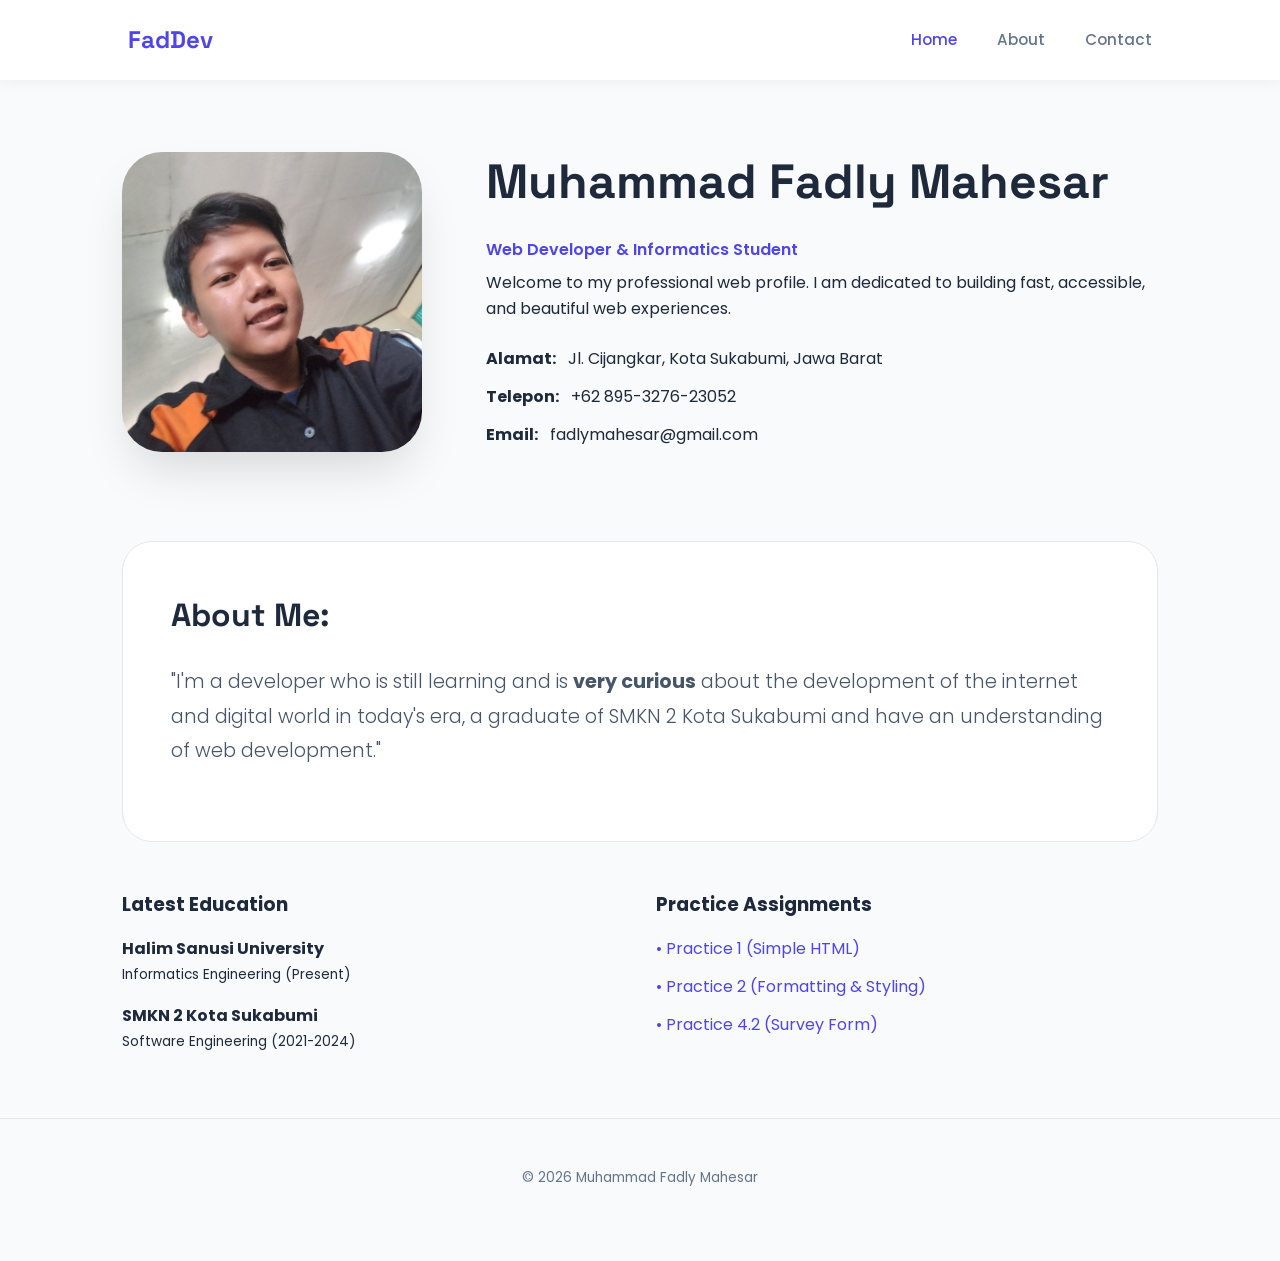
<file: index.html>
<!DOCTYPE html>
<html lang="id">
<head>
    <meta charset="UTF-8">
    <meta name="viewport" content="width=device-width, initial-scale=1.0">
    <title>Home | Fadly's Web Profile</title>
    <link rel="stylesheet" href="style.css">
</head>
<body>
    <nav class="navbar">
        <a href="index.html" class="logo">FadDev</a>
        <ul class="nav-links">
            <li><a href="index.html" class="active">Home</a></li>
            <li><a href="about.html">About</a></li>
            <li><a href="contact.html">Contact</a></li>
        </ul>
    </nav>

    <main class="container">
        <section class="profile-section">
            <img src="./img/mfadlym.jpg" alt="Muhammad Fadly Mahesar" class="profile-img">
            
            <div class="profile-text">
                <h1>Muhammad Fadly Mahesar</h1>
                <p style="color: var(--primary); font-weight: 600; margin-bottom: 0.5rem;">Web Developer & Informatics Student</p>
                <p>Welcome to my professional web profile. I am dedicated to building fast, accessible, and beautiful web experiences.</p>
                
                <ul class="info-list">
                    <li><strong>Alamat:</strong> Jl. Cijangkar, Kota Sukabumi, Jawa Barat</li>
                    <li><strong>Telepon:</strong> +62 895-3276-23052</li>
                    <li><strong>Email:</strong> fadlymahesar@gmail.com</li>
                </ul>
            </div>
        </section>

        <section class="about-me-card" style="background: white; padding: 3rem; border-radius: 30px; border: 1px solid var(--border); margin-bottom: 3rem;">
            <h2>About Me:</h2>
            <p style="font-size: 1.2rem; color: #475569; font-weight: 300; line-height: 1.8;">
                "I'm a developer who is still learning and is <strong>very curious</strong> about the development of the internet and digital world 
                in today's era, a graduate of SMKN 2 Kota Sukabumi and have an understanding of web development."
            </p>
        </section>

        <section style="display: grid; grid-template-columns: repeat(auto-fit, minmax(300px, 1fr)); gap: 2rem;">
            <div class="about-me-card" style="margin-bottom: 0;">
                <h3 style="margin-top: 0;">Latest Education</h3>
                <ul style="list-style: none; margin-top: 1rem;">
                    <li style="margin-bottom: 1rem;">
                        <strong>Halim Sanusi University</strong><br>
                        <span class="text-muted" style="font-size: 0.85rem;">Informatics Engineering (Present)</span>
                    </li>
                    <li>
                        <strong>SMKN 2 Kota Sukabumi</strong><br>
                        <span class="text-muted" style="font-size: 0.85rem;">Software Engineering (2021-2024)</span>
                    </li>
                </ul>
            </div>
            <div class="about-me-card" style="margin-bottom: 0;">
                <h3 style="margin-top: 0;">Practice Assignments</h3>
                <ul style="list-style: none; margin-top: 1rem;">
                    <li style="margin-bottom: 0.8rem;"><a href="practice-1.html" style="color: var(--primary); text-decoration: none;">• Practice 1 (Simple HTML)</a></li>
                    <li style="margin-bottom: 0.8rem;"><a href="practice-2.html" style="color: var(--primary); text-decoration: none;">• Practice 2 (Formatting & Styling)</a></li>
                    <li><a href="survey.html" style="color: var(--primary); text-decoration: none;">• Practice 4.2 (Survey Form)</a></li>
                </ul>
            </div>
        </section>
    </main>

    <footer>
        <p>© 2026 Muhammad Fadly Mahesar</p>
    </footer>
</body>
</html>
</file>
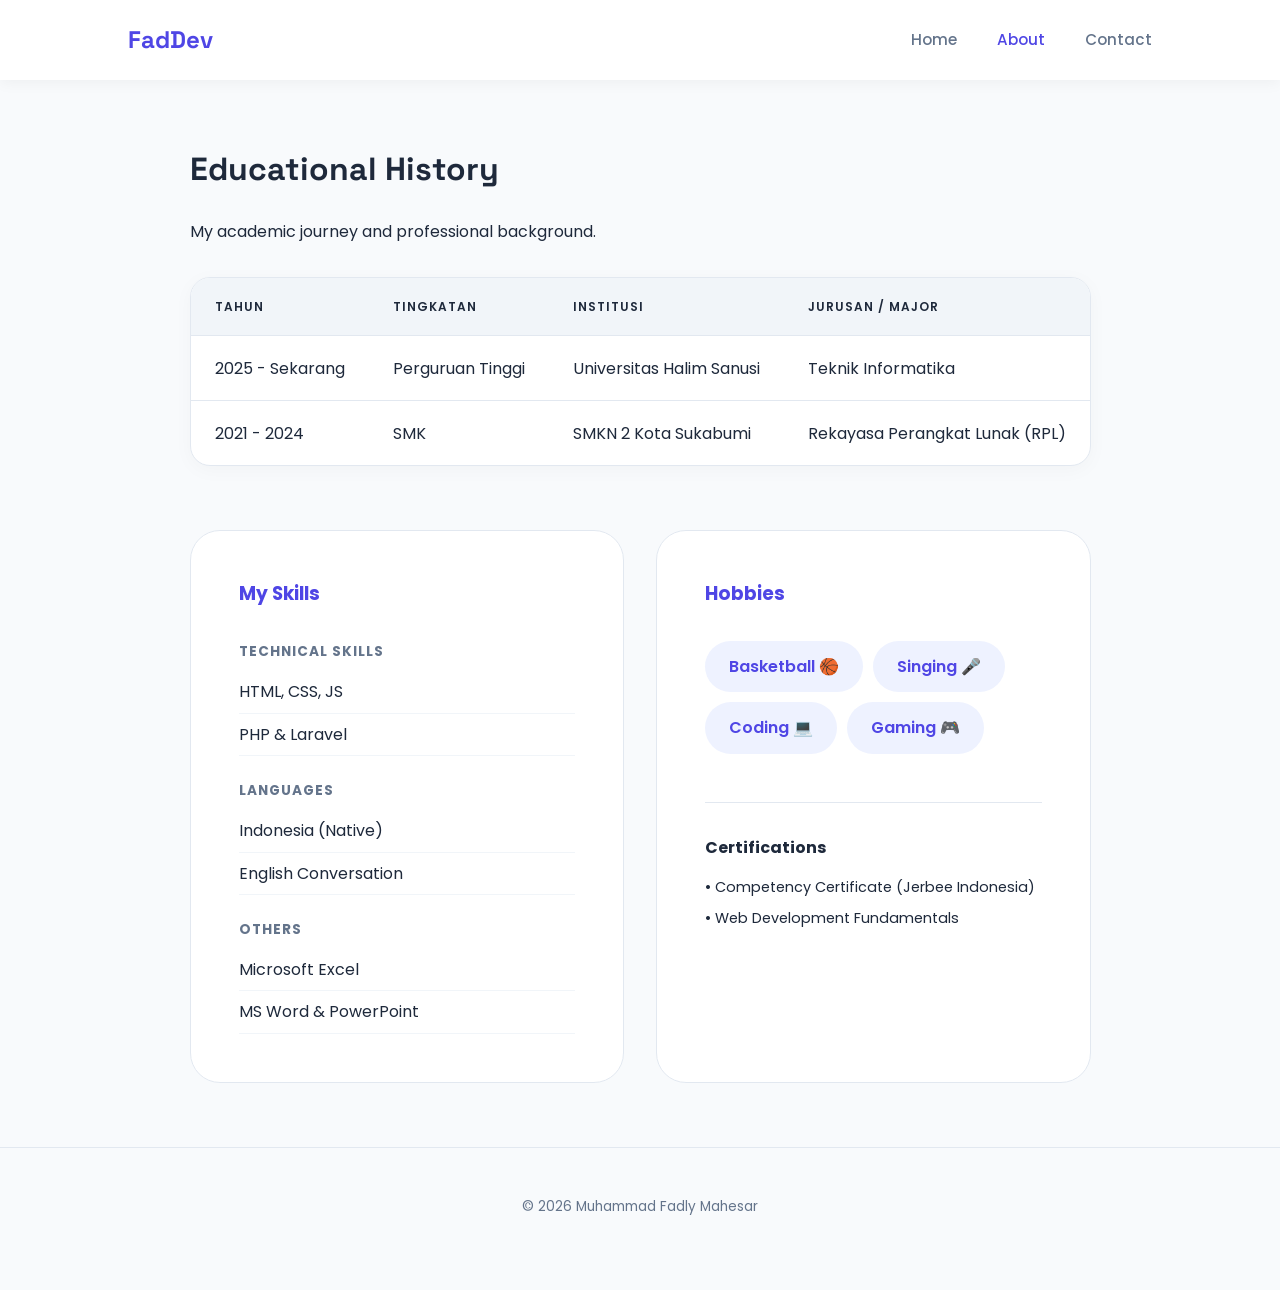
<file: about.html>
<!DOCTYPE html>
<html lang="id">
<head>
    <meta charset="UTF-8">
    <meta name="viewport" content="width=device-width, initial-scale=1.0">
    <title>About | Fadly's Web Profile</title>
    <link rel="stylesheet" href="style.css">
</head>
<body>
    <nav class="navbar">
        <a href="index.html" class="logo">FadDev</a>
        <ul class="nav-links">
            <li><a href="index.html">Home</a></li>
            <li><a href="about.html" class="active">About</a></li>
            <li><a href="contact.html">Contact</a></li>
        </ul>
    </nav>

    <main class="container">
        <div style="margin-bottom: 4rem;">
            <h2>Educational History</h2>
            <p class="text-muted">My academic journey and professional background.</p>

            <table class="data-table">
                <thead>
                    <tr>
                        <th>Tahun</th>
                        <th>Tingkatan</th>
                        <th>Institusi</th>
                        <th>Jurusan / Major</th>
                    </tr>
                </thead>
                <tbody>
                    <tr>
                        <td>2025 - Sekarang</td>
                        <td>Perguruan Tinggi</td>
                        <td>Universitas Halim Sanusi</td>
                        <td>Teknik Informatika</td>
                    </tr>
                    <tr>
                        <td>2021 - 2024</td>
                        <td>SMK</td>
                        <td>SMKN 2 Kota Sukabumi</td>
                        <td>Rekayasa Perangkat Lunak (RPL)</td>
                    </tr>
                </tbody>
            </table>
        </div>

        <div style="display: grid; grid-template-columns: repeat(auto-fit, minmax(300px, 1fr)); gap: 2rem;">
            <div style="background: white; padding: 3rem; border-radius: 30px; border: 1px solid var(--border);">
                <h3 style="margin-top: 0; margin-bottom: 2rem; color: var(--primary);">My Skills</h3>
                
                <div style="margin-bottom: 1.5rem;">
                    <p style="font-weight: 700; font-size: 0.85rem; text-transform: uppercase; letter-spacing: 1px; color: var(--text-muted); margin-bottom: 0.5rem;">Technical Skills</p>
                    <ul style="list-style: none;">
                        <li style="padding: 0.5rem 0; border-bottom: 1px solid #f1f5f9;">HTML, CSS, JS</li>
                        <li style="padding: 0.5rem 0; border-bottom: 1px solid #f1f5f9;">PHP & Laravel</li>
                    </ul>
                </div>

                <div style="margin-bottom: 1.5rem;">
                    <p style="font-weight: 700; font-size: 0.85rem; text-transform: uppercase; letter-spacing: 1px; color: var(--text-muted); margin-bottom: 0.5rem;">Languages</p>
                    <ul style="list-style: none;">
                        <li style="padding: 0.5rem 0; border-bottom: 1px solid #f1f5f9;">Indonesia (Native)</li>
                        <li style="padding: 0.5rem 0; border-bottom: 1px solid #f1f5f9;">English Conversation</li>
                    </ul>
                </div>

                <div>
                    <p style="font-weight: 700; font-size: 0.85rem; text-transform: uppercase; letter-spacing: 1px; color: var(--text-muted); margin-bottom: 0.5rem;">Others</p>
                    <ul style="list-style: none;">
                        <li style="padding: 0.5rem 0; border-bottom: 1px solid #f1f5f9;">Microsoft Excel</li>
                        <li style="padding: 0.5rem 0; border-bottom: 1px solid #f1f5f9;">MS Word & PowerPoint</li>
                    </ul>
                </div>
            </div>

            <div style="background: white; padding: 3rem; border-radius: 30px; border: 1px solid var(--border);">
                <h3 style="margin-top: 0; margin-bottom: 2rem; color: var(--primary);">Hobbies</h3>
                <div style="display: flex; flex-wrap: wrap; gap: 10px;">
                    <span style="padding: 0.8rem 1.5rem; background: #eef2ff; color: var(--primary); border-radius: 50px; font-weight: 600;">Basketball 🏀</span>
                    <span style="padding: 0.8rem 1.5rem; background: #eef2ff; color: var(--primary); border-radius: 50px; font-weight: 600;">Singing 🎤</span>
                    <span style="padding: 0.8rem 1.5rem; background: #eef2ff; color: var(--primary); border-radius: 50px; font-weight: 600;">Coding 💻</span>
                    <span style="padding: 0.8rem 1.5rem; background: #eef2ff; color: var(--primary); border-radius: 50px; font-weight: 600;">Gaming 🎮</span>
                </div>
                
                <div style="margin-top: 3rem; padding-top: 2rem; border-top: 1px solid var(--border);">
                    <h4 style="margin-bottom: 1rem;">Certifications</h4>
                    <ul style="list-style: none; font-size: 0.9rem;">
                        <li style="margin-bottom: 0.5rem;">• Competency Certificate (Jerbee Indonesia)</li>
                        <li>• Web Development Fundamentals</li>
                    </ul>
                </div>
            </div>
        </div>
    </main>

    <footer>
        <p>© 2026 Muhammad Fadly Mahesar</p>
    </footer>
</body>
</html>
</file>
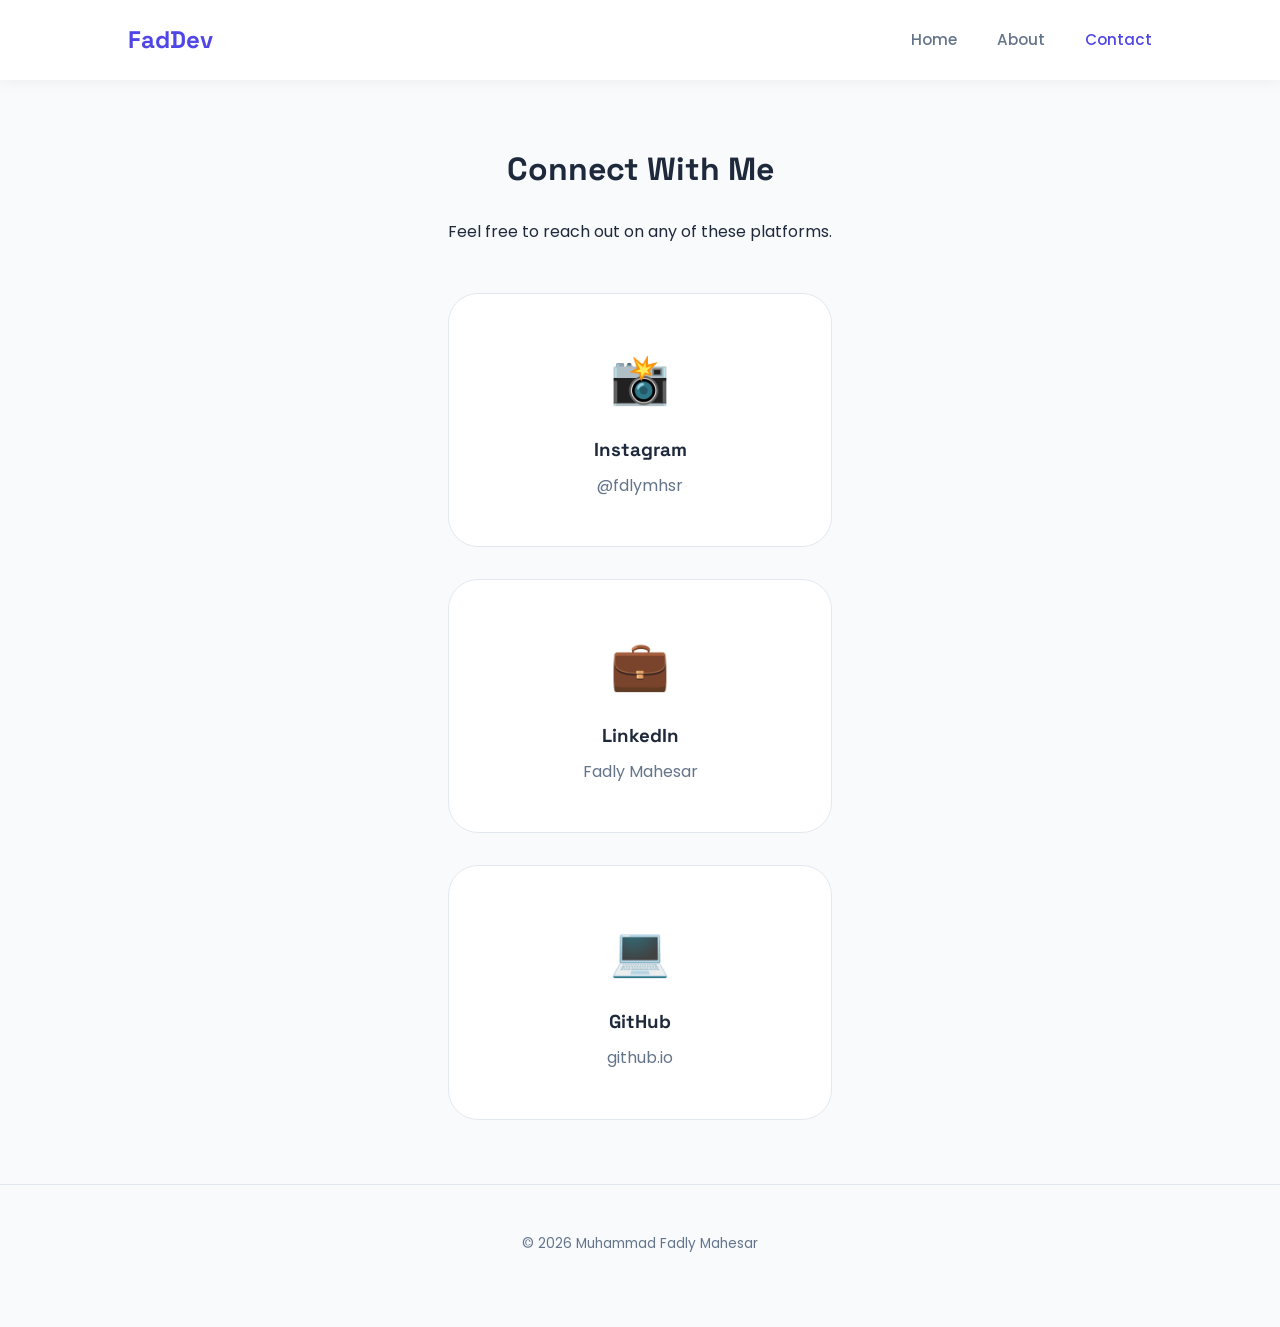
<file: contact.html>
<!DOCTYPE html>
<html lang="id">
<head>
    <meta charset="UTF-8">
    <meta name="viewport" content="width=device-width, initial-scale=1.0">
    <title>Contact | Fadly's Web Profile</title>
    <link rel="stylesheet" href="style.css">
    <style>
        .social-grid {
            display: grid;
            grid-template-columns: repeat(auto-fit, minmax(280px, 1fr));
            gap: 2rem;
            margin-top: 3rem;
        }
        .social-card {
            background: white;
            padding: 3rem;
            border-radius: 30px;
            text-align: center;
            border: 1px solid var(--border);
            transition: all 0.3s ease;
            text-decoration: none;
            color: inherit;
        }
        .social-card:hover {
            transform: translateY(-10px);
            box-shadow: 0 20px 40px rgba(0,0,0,0.05);
            border-color: var(--primary);
        }
        .social-card h3 {
            margin-bottom: 0.5rem;
            font-family: var(--font-display);
        }
        .social-card p {
            color: var(--text-muted);
            margin: 0;
        }
    </style>
</head>
<body>
    <nav class="navbar">
        <a href="index.html" class="logo">FadDev</a>
        <ul class="nav-links">
            <li><a href="index.html">Home</a></li>
            <li><a href="about.html">About</a></li>
            <li><a href="contact.html" class="active">Contact</a></li>
        </ul>
    </nav>

    <main class="container">
        <div style="text-align: center; margin-bottom: 3rem;">
            <h2>Connect With Me</h2>
            <p class="text-muted">Feel free to reach out on any of these platforms.</p>
        </div>

        <div class="social-grid">
            <a href="https://www.instagram.com/fdlymhsr/" class="social-card" target="_blank">
                <div style="font-size: 3rem; margin-bottom: 1rem;">📸</div>
                <h3>Instagram</h3>
                <p>@fdlymhsr</p>
            </a>
            <a href="https://www.linkedin.com/in/fadly-mahesar-55286b36b/" class="social-card" target="_blank">
                <div style="font-size: 3rem; margin-bottom: 1rem;">💼</div>
                <h3>LinkedIn</h3>
                <p>Fadly Mahesar</p>
            </a>
            <a href="https://github.com/fadlix555" class="social-card" target="_blank">
                <div style="font-size: 3rem; margin-bottom: 1rem;">💻</div>
                <h3>GitHub</h3>
                <p>github.io</p>
            </a>
        </div>
    </main>

    <footer>
        <p>© 2026 Muhammad Fadly Mahesar</p>
    </footer>
</body>
</html>
</file>
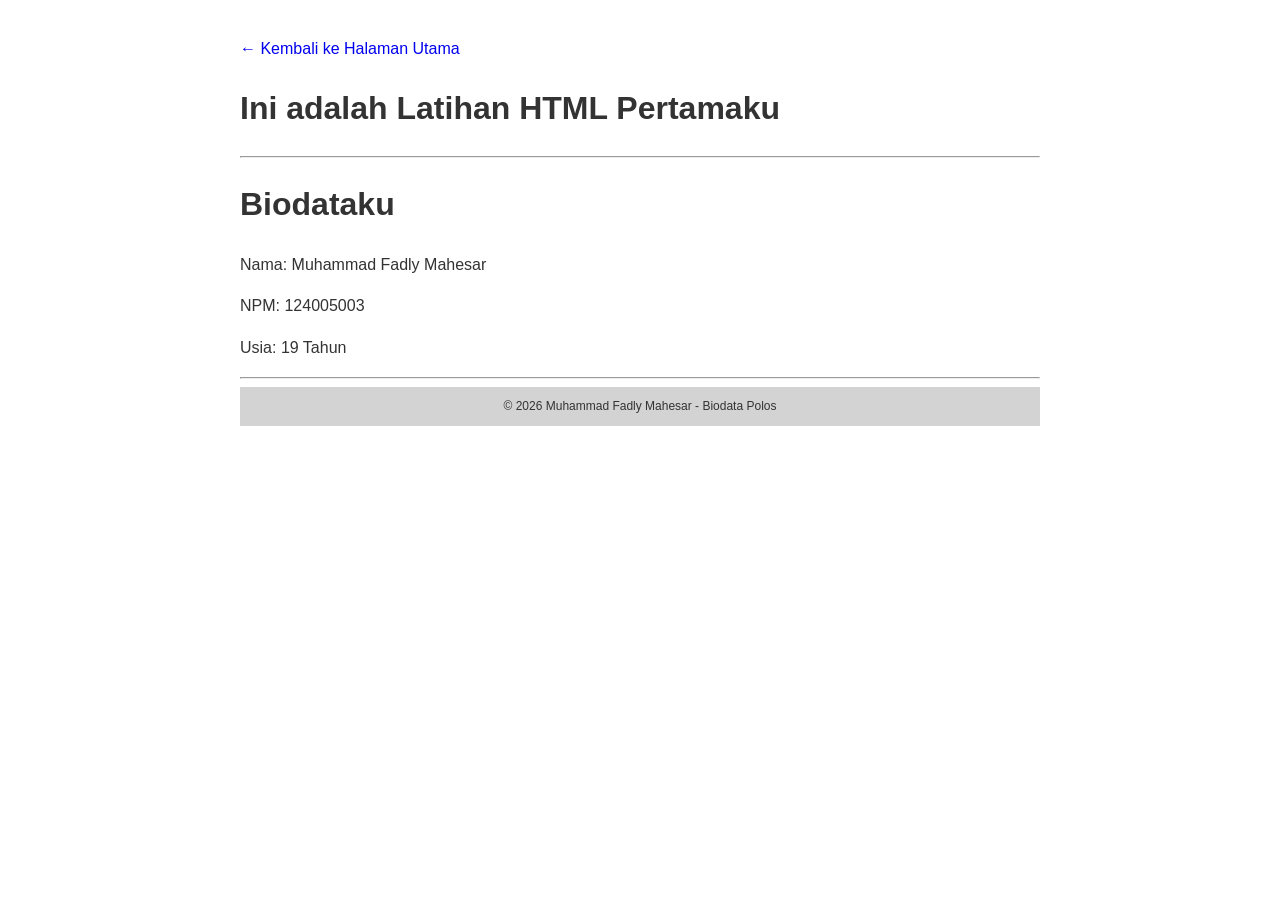
<file: latihan1.html>
<!DOCTYPE html>
<html lang="en">
<head>
    <meta charset="UTF-8">
    <meta name="viewport" content="width=device-width, initial-scale=1.0">
    <title>Latihan 1</title>
</head>
<body style="font-family: Arial, Helvetica, sans-serif; line-height: 1.6; color: #333; max-width: 800px; margin: 0 auto; padding: 20px;">

    <p><a href="index.html" style="text-decoration: none;">&larr; Kembali ke Halaman Utama</a></p>

    <h1> Ini adalah Latihan HTML Pertamaku</h1>
    <hr>
    <h1> Biodataku</h1>
    <p>Nama: Muhammad Fadly Mahesar</p>
    <p>NPM: 124005003</p>
    <p>Usia: 19 Tahun</p>

    <hr>

    <footer>
        <div style="background-color: lightgray; text-align: center; padding: 10px; font-size: 12px;"> 
            &copy; 2026 Muhammad Fadly Mahesar - Biodata Polos 
        </div>
    </footer>
    
</body>
</html>
</file>
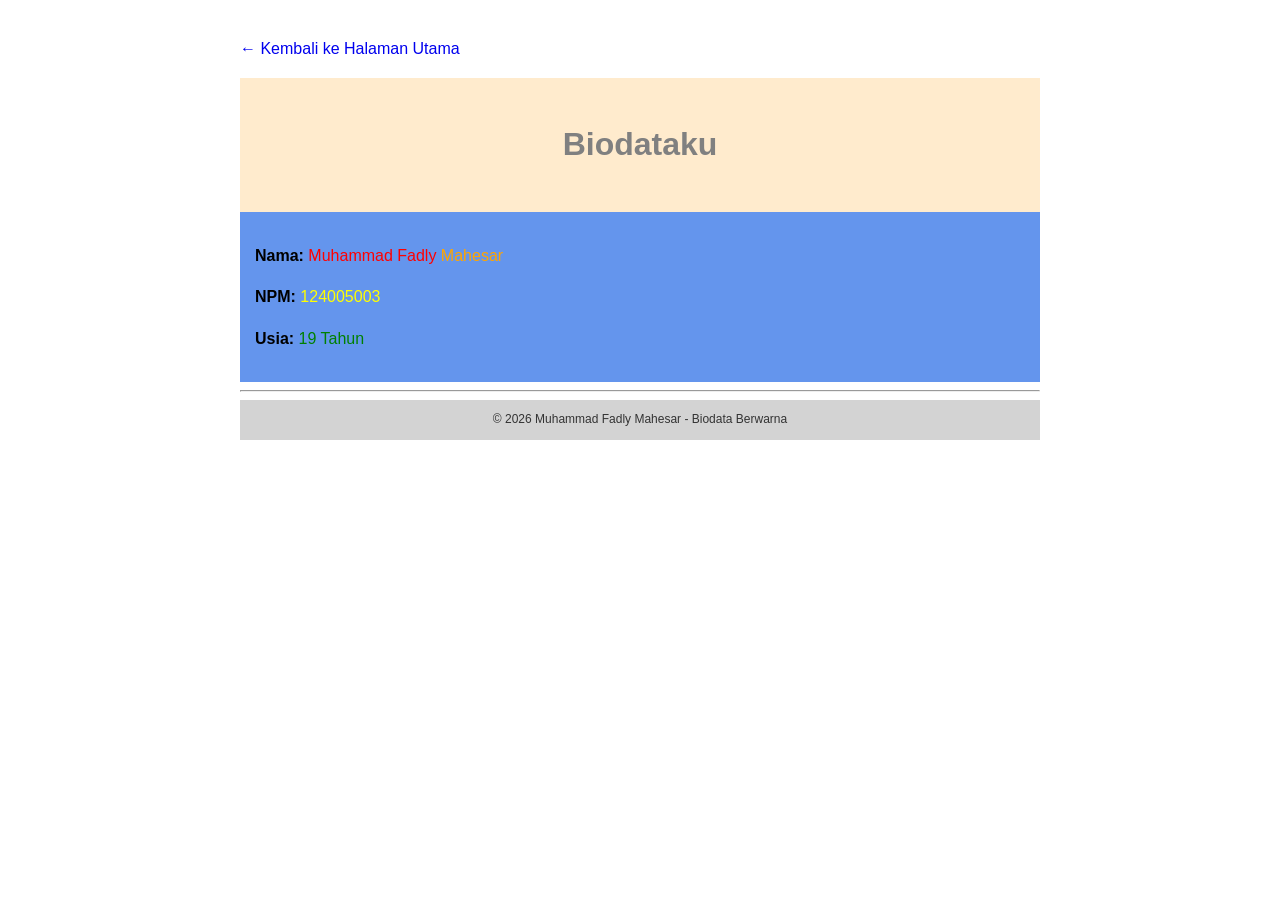
<file: latihan2.html>
<!DOCTYPE html>
<html lang="en">
<head>
    <meta charset="UTF-8">
    <meta name="viewport" content="width=device-width, initial-scale=1.0">
    <title>Latihan 2</title>
</head>
<body style="font-family: Arial, Helvetica, sans-serif; line-height: 1.6; color: #333; max-width: 800px; margin: 0 auto; padding: 20px;">

    <p><a href="index.html" style="text-decoration: none;">&larr; Kembali ke Halaman Utama</a></p>

    <div style="background-color: blanchedalmond; text-align: center; padding: 20px;">
        <h1 style="color: gray;"> Biodataku</h1>
    </div>
    
    <div style="background-color: cornflowerblue; margin: auto; padding: 15px;">
        <p>
            <b style="color: black;">Nama:</b> 
            <span style="color: red;">Muhammad Fadly</span>
            <span style="color: orange;"> Mahesar </span>
        </p>
        <p>
            <b style="color: black;">NPM:</b> 
            <span style="color: yellow;"> 124005003 </span>
        </p>
        <p>
            <b style="color: black;">Usia:</b> 
            <span style="color: green;"> 19 Tahun </span>
        </p>
    </div>
    <hr>
    <footer>
        <div style="background-color: lightgray; text-align: center; padding: 10px; font-size: 12px;"> 
            &copy; 2026 Muhammad Fadly Mahesar - Biodata Berwarna 
        </div>
    </footer>
</body>
</html>
</file>
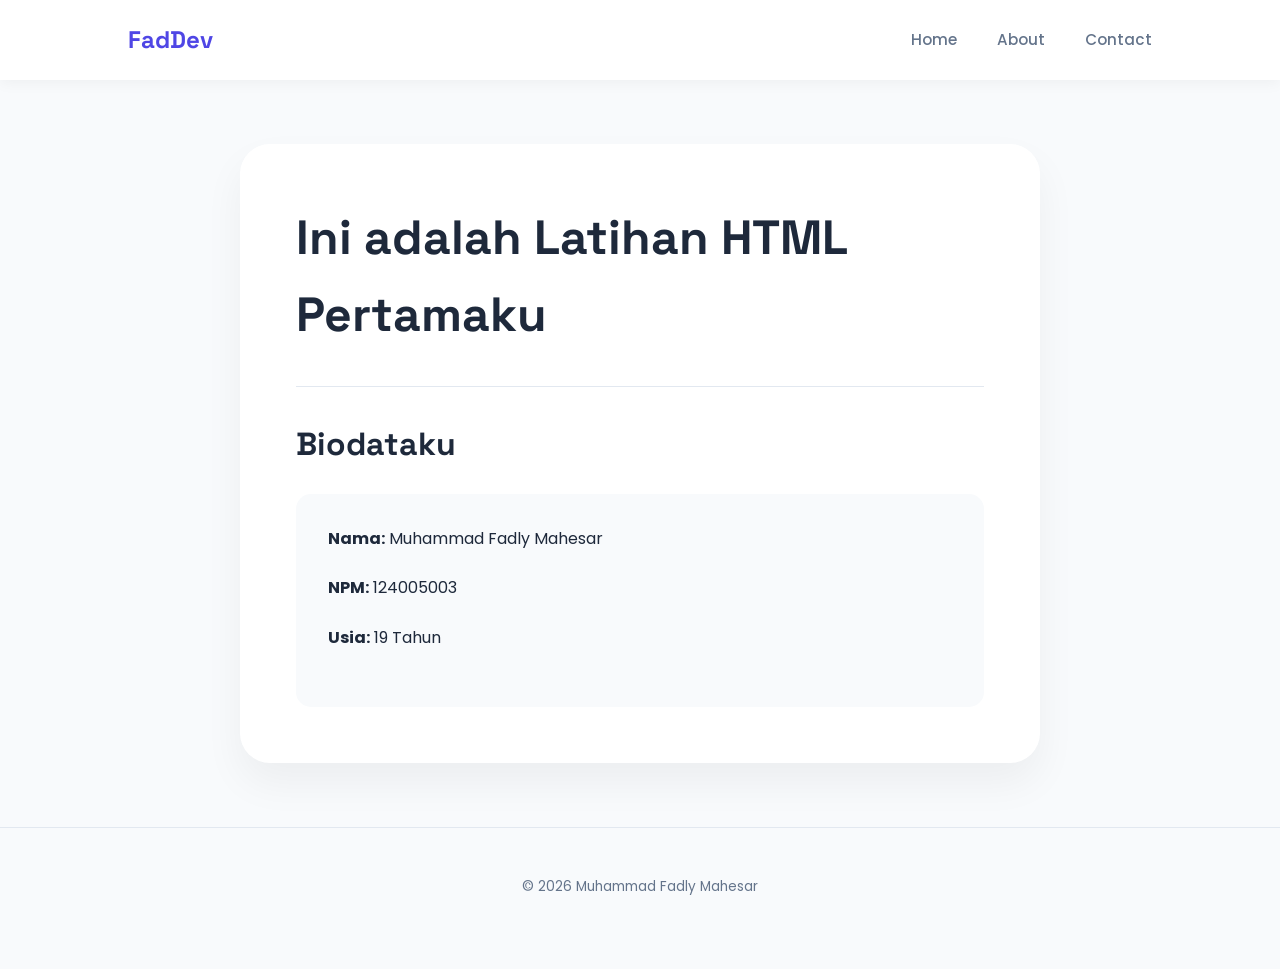
<file: practice-1.html>
<!DOCTYPE html>
<html lang="en">
<head>
    <meta charset="UTF-8">
    <meta name="viewport" content="width=device-width, initial-scale=1.0">
    <title>Practice 1 | Fadly's Web Profile</title>
    <link rel="stylesheet" href="style.css">
</head>
<body>
    <nav class="navbar">
        <a href="index.html" class="logo">FadDev</a>
        <ul class="nav-links">
            <li><a href="index.html">Home</a></li>
            <li><a href="about.html">About</a></li>
            <li><a href="contact.html">Contact</a></li>
        </ul>
    </nav>

    <main class="container">
        <section class="form-card" style="max-width: 800px;">
            <h1>Ini adalah Latihan HTML Pertamaku</h1>
            <hr style="margin: 2rem 0; border: 0; border-top: 1px solid var(--border);">
            
            <h2>Biodataku</h2>
            <div style="background: #f8fafc; padding: 2rem; border-radius: 15px;">
                <p><strong>Nama:</strong> Muhammad Fadly Mahesar</p>
                <p><strong>NPM:</strong> 124005003</p>
                <p><strong>Usia:</strong> 19 Tahun</p>
            </div>
        </section>
    </main>

    <footer>
        <p>© 2026 Muhammad Fadly Mahesar</p>
    </footer>
</body>
</html>
</file>
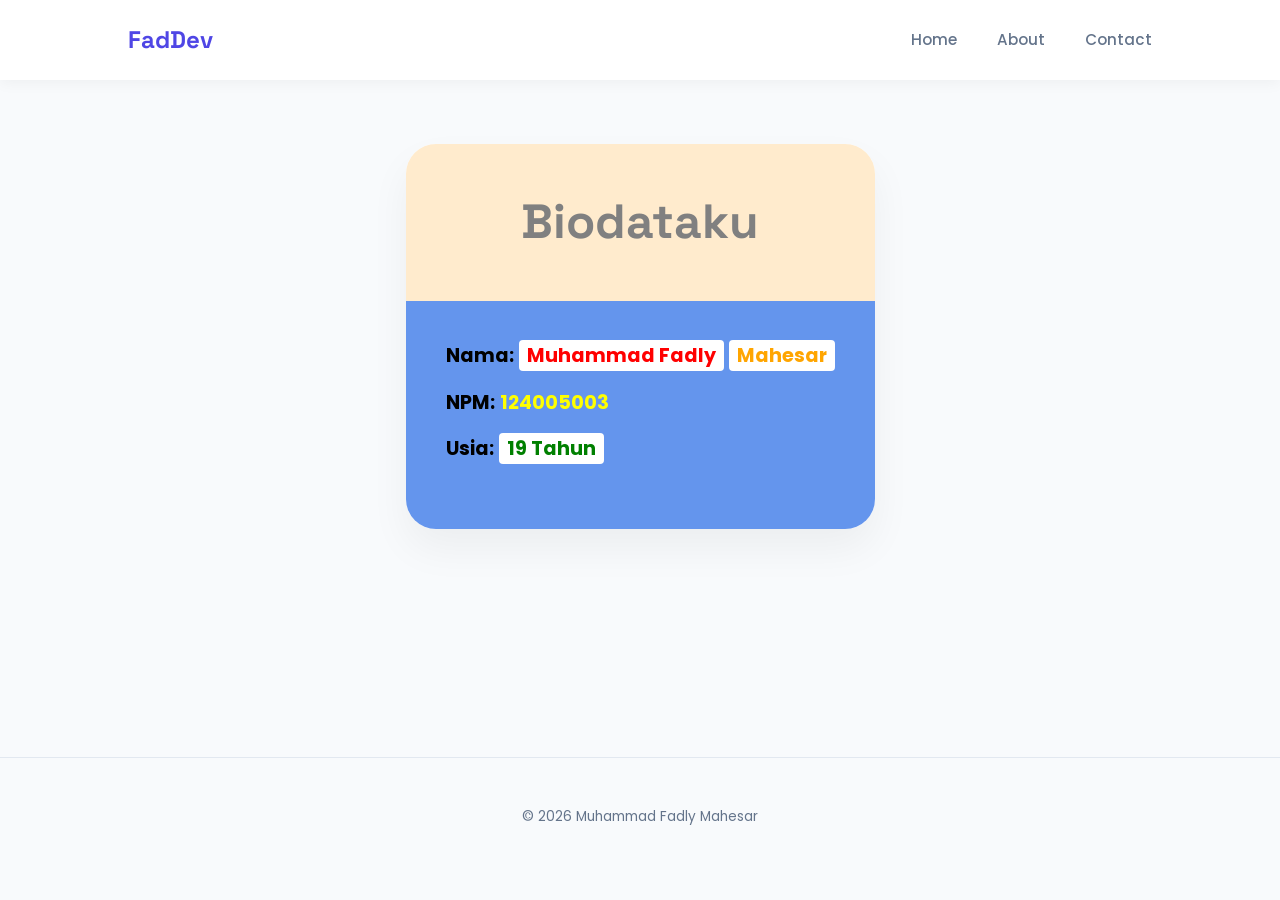
<file: practice-2.html>
<!DOCTYPE html>
<html lang="en">
<head>
    <meta charset="UTF-8">
    <meta name="viewport" content="width=device-width, initial-scale=1.0">
    <title>Practice 2 | Fadly's Web Profile</title>
    <link rel="stylesheet" href="style.css">
</head>
<body>
    <nav class="navbar">
        <a href="index.html" class="logo">FadDev</a>
        <ul class="nav-links">
            <li><a href="index.html">Home</a></li>
            <li><a href="about.html">About</a></li>
            <li><a href="contact.html">Contact</a></li>
        </ul>
    </nav>

    <main class="container">
        <section class="form-card" style="max-width: 800px; padding: 0; overflow: hidden;">
            <div style="background-color: blanchedalmond; text-align: center; padding: 40px;">
                <h1 style="color: gray; margin: 0;">Biodataku</h1>
            </div>
            
            <div style="background-color: cornflowerblue; padding: 40px; color: white;">
                <p style="font-size: 1.2rem; margin-bottom: 1rem;">
                    <strong style="color: black;">Nama:</strong> 
                    <span style="color: red; font-weight: bold; background: white; padding: 2px 8px; border-radius: 4px;">Muhammad Fadly</span>
                    <span style="color: orange; font-weight: bold; background: white; padding: 2px 8px; border-radius: 4px;">Mahesar</span>
                </p>
                <p style="font-size: 1.2rem; margin-bottom: 1rem;">
                    <strong style="color: black;">NPM:</strong> 
                    <span style="color: yellow; font-weight: bold;">124005003</span>
                </p>
                <p style="font-size: 1.2rem;">
                    <strong style="color: black;">Usia:</strong> 
                    <span style="color: green; font-weight: bold; background: white; padding: 2px 8px; border-radius: 4px;">19 Tahun</span>
                </p>
            </div>
        </section>
    </main>

    <footer>
        <p>© 2026 Muhammad Fadly Mahesar</p>
    </footer>
</body>
</html>
</file>
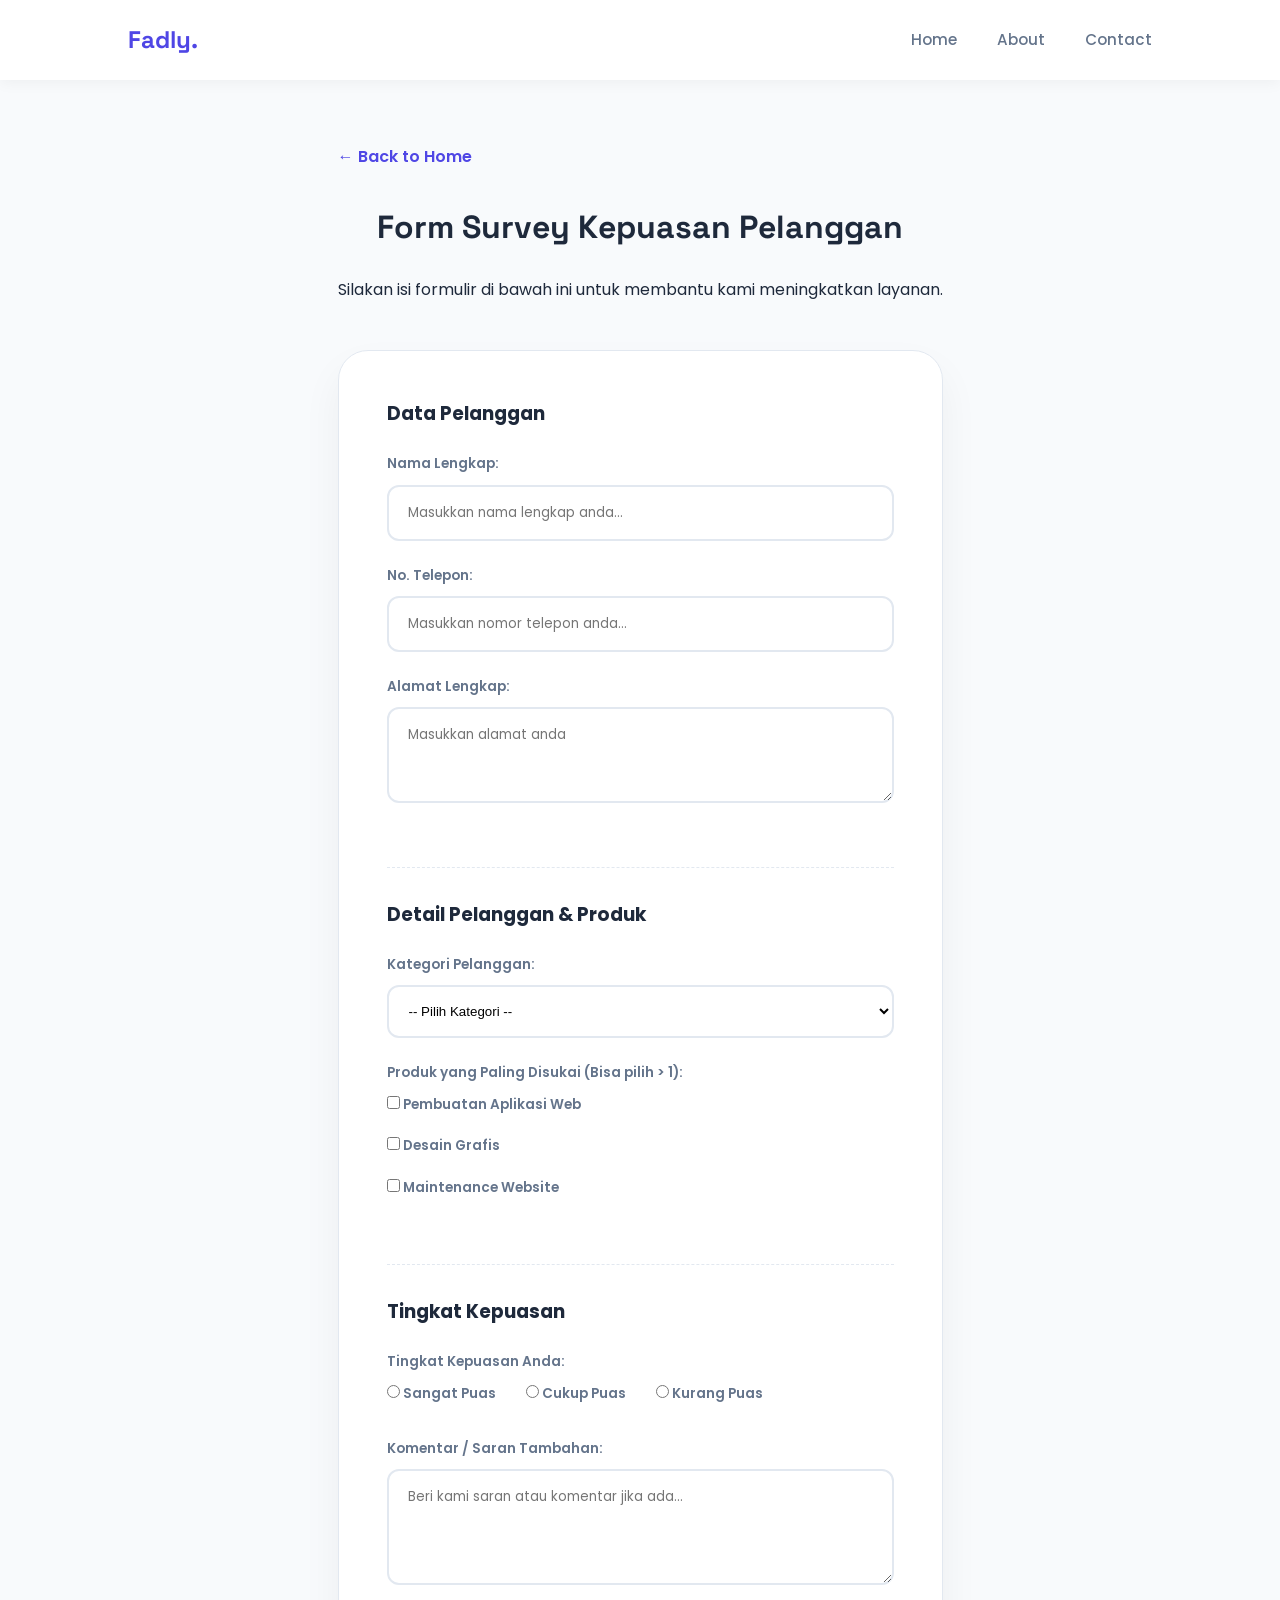
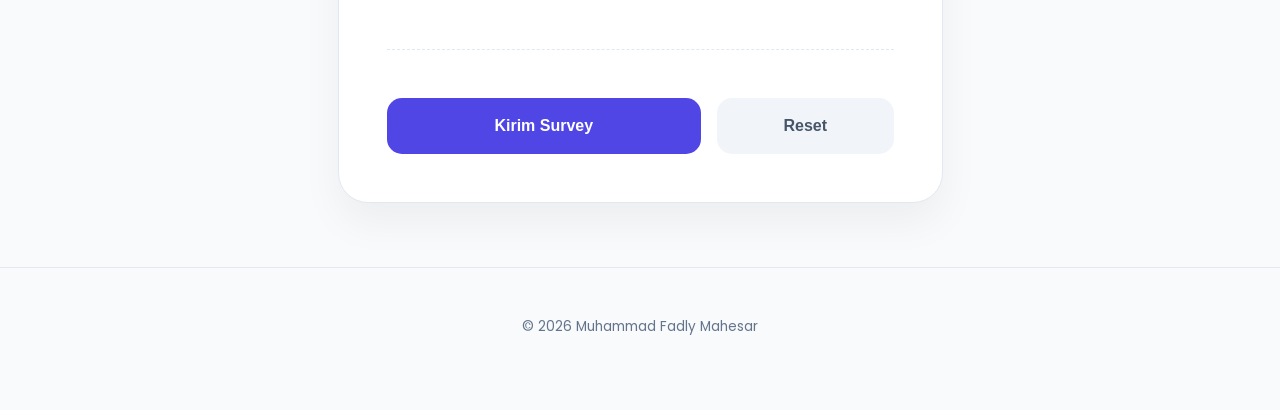
<file: survey.html>
<!DOCTYPE html>
<html lang="id">
<head>
    <meta charset="UTF-8">
    <meta name="viewport" content="width=device-width, initial-scale=1.0">
    <title>Survey | Fadly's Web Profile</title>
    <link rel="stylesheet" href="style.css">
    <style>
        .survey-section {
            background: white;
            padding: 3rem;
            border-radius: 30px;
            box-shadow: 0 20px 40px rgba(0,0,0,0.05);
            border: 1px solid var(--border);
        }
        .survey-group {
            margin-bottom: 2rem;
            padding-bottom: 2rem;
            border-bottom: 1px dashed var(--border);
        }
        .survey-group:last-child {
            border-bottom: none;
        }
        .checkbox-group, .radio-group {
            display: flex;
            flex-direction: column;
            gap: 10px;
            margin-top: 10px;
        }
        .option-item {
            display: flex;
            align-items: center;
            gap: 10px;
            cursor: pointer;
        }
        .option-item input {
            width: auto;
        }
    </style>
</head>
<body>
    <nav class="navbar">
        <a href="index.html" class="logo">Fadly.</a>
        <ul class="nav-links">
            <li><a href="index.html">Home</a></li>
            <li><a href="about.html">About</a></li>
            <li><a href="contact.html">Contact</a></li>
        </ul>
    </nav>

    <main class="container">
        <div style="margin-bottom: 2rem;">
            <a href="index.html" style="text-decoration: none; color: var(--primary); font-weight: 600;">&larr; Back to Home</a>
        </div>

        <div style="text-align: center; margin-bottom: 3rem;">
            <h2>Form Survey Kepuasan Pelanggan</h2>
            <p class="text-muted">Silakan isi formulir di bawah ini untuk membantu kami meningkatkan layanan.</p>
        </div>

        <div class="survey-section">
            <form action="#" method="POST" onsubmit="event.preventDefault(); alert('Survey berhasil dikirim!');">
                
                <div class="survey-group">
                    <h3>Data Pelanggan</h3>
                    <div class="form-group" style="margin-top: 1.5rem;">
                        <label for="nama">Nama Lengkap:</label>
                        <input type="text" id="nama" name="nama" required placeholder="Masukkan nama lengkap anda...">
                    </div>
                    
                    <div class="form-group">
                        <label for="telepon">No. Telepon:</label>
                        <input type="tel" id="telepon" name="telepon" placeholder="Masukkan nomor telepon anda...">
                    </div>
                    
                    <div class="form-group">
                        <label for="alamat">Alamat Lengkap:</label>
                        <textarea id="alamat" name="alamat" rows="3" placeholder="Masukkan alamat anda"></textarea>
                    </div>
                </div>
                
                <div class="survey-group">
                    <h3>Detail Pelanggan & Produk</h3>
                    <div class="form-group" style="margin-top: 1.5rem;">
                        <label for="kategori">Kategori Pelanggan:</label>
                        <select id="kategori" name="kategori" style="width: 100%; padding: 1rem; border: 2px solid var(--border); border-radius: 12px; background: #fff;">
                            <option value="" disabled selected>-- Pilih Kategori --</option>
                            <option value="baru">Pelanggan Baru</option>
                            <option value="lama">Pelanggan Lama (Reguler)</option>
                            <option value="vip">Pelanggan VIP</option>
                        </select>
                    </div>
                    
                    <div class="form-group">
                        <label>Produk yang Paling Disukai (Bisa pilih > 1):</label>
                        <div class="checkbox-group">
                            <label class="option-item">
                                <input type="checkbox" name="produk" value="Aplikasi Web"> Pembuatan Aplikasi Web
                            </label>
                            <label class="option-item">
                                <input type="checkbox" name="produk" value="Desain"> Desain Grafis
                            </label>
                            <label class="option-item">
                                <input type="checkbox" name="produk" value="Maintenance"> Maintenance Website
                            </label>
                        </div>
                    </div>
                </div>
                
                <div class="survey-group">
                    <h3>Tingkat Kepuasan</h3>
                    <div class="form-group" style="margin-top: 1.5rem;">
                        <label>Tingkat Kepuasan Anda:</label>
                        <div class="radio-group" style="flex-direction: row; gap: 30px;">
                            <label class="option-item">
                                <input type="radio" name="kepuasan" value="Sangat Puas" required> Sangat Puas
                            </label>
                            <label class="option-item">
                                <input type="radio" name="kepuasan" value="Cukup"> Cukup Puas
                            </label>
                            <label class="option-item">
                                <input type="radio" name="kepuasan" value="Kurang Puas"> Kurang Puas
                            </label>
                        </div>
                    </div>
                    
                    <div class="form-group">
                        <label for="komentar">Komentar / Saran Tambahan:</label>
                        <textarea id="komentar" name="komentar" rows="4" placeholder="Beri kami saran atau komentar jika ada..."></textarea>
                    </div>
                </div>
                
                <div style="display: flex; gap: 1rem; margin-top: 2rem;">
                    <button type="submit" class="submit-btn" style="flex: 2;">Kirim Survey</button>
                    <button type="reset" class="submit-btn" style="flex: 1; background: #f1f5f9; color: #475569;">Reset</button>
                </div>
                
            </form>
        </div>
    </main>

    <footer>
        <p>© 2026 Muhammad Fadly Mahesar</p>
    </footer>
</body>
</html>
</file>
<file: style.css>
@import url('https://fonts.googleapis.com/css2?family=Poppins:wght@300;400;600;700&family=Space+Grotesk:wght@500;700&display=swap');

:root {
    --primary: #4f46e5;
    --primary-dark: #4338ca;
    --bg-color: #f8fafc;
    --text-color: #1e293b;
    --text-muted: #64748b;
    --white: #ffffff;
    --border: #e2e8f0;
    --font-main: 'Poppins', sans-serif;
    --font-display: 'Space Grotesk', sans-serif;
}

* {
    margin: 0;
    padding: 0;
    box-sizing: border-box;
}

body {
    background-color: var(--bg-color);
    color: var(--text-color);
    font-family: var(--font-main);
    line-height: 1.6;
    min-height: 100vh;
    display: flex;
    flex-direction: column;
}

.navbar {
    background-color: var(--white);
    padding: 0 10%;
    height: 80px;
    display: flex;
    justify-content: space-between;
    align-items: center;
    position: sticky;
    top: 0;
    z-index: 1000;
    box-shadow: 0 2px 15px rgba(0,0,0,0.05);
}

.logo {
    font-family: var(--font-display);
    font-size: 1.5rem;
    font-weight: 700;
    color: var(--primary);
    text-decoration: none;
}

.nav-links {
    display: flex;
    list-style: none;
    gap: 2.5rem;
}

.nav-links li a {
    text-decoration: none;
    color: var(--text-muted);
    font-weight: 500;
    transition: all 0.3s ease;
    font-size: 0.95rem;
}

.nav-links li a:hover,
.nav-links li a.active {
    color: var(--primary);
}

.container {
    flex: 1;
    max-width: 1100px;
    margin: 4rem auto;
    padding: 0 2rem;
    animation: fadeInUp 0.8s ease-out forwards;
}

h1 { font-family: var(--font-display); font-size: 3rem; margin-bottom: 1rem; }
h2 { font-family: var(--font-display); font-size: 2rem; margin-bottom: 1.5rem; }
p { margin-bottom: 1.5rem; }

.profile-section {
    display: flex;
    align-items: center;
    gap: 4rem;
    margin-bottom: 5rem;
}

.profile-img {
    width: 300px;
    height: 300px;
    border-radius: 40px;
    object-fit: cover;
    box-shadow: 0 25px 50px -12px rgba(0, 0, 0, 0.15);
    transition: transform 0.5s cubic-bezier(0.175, 0.885, 0.32, 1.275);
}

.profile-img:hover {
    transform: scale(1.03) rotate(1deg);
}

.info-list {
    list-style: none;
    margin-top: 1.5rem;
}

.info-list li {
    margin-bottom: 0.8rem;
    display: flex;
    align-items: center;
    gap: 12px;
}

.data-table {
    width: 100%;
    border-collapse: separate;
    border-spacing: 0;
    margin: 2rem 0;
    background: var(--white);
    border-radius: 20px;
    overflow: hidden;
    box-shadow: 0 4px 20px rgba(0,0,0,0.03);
    border: 1px solid var(--border);
}

.data-table th, .data-table td {
    padding: 1.2rem 1.5rem;
    text-align: left;
    border-bottom: 1px solid var(--border);
}

.data-table th {
    background-color: #f1f5f9;
    color: var(--text-color);
    font-weight: 600;
    text-transform: uppercase;
    font-size: 0.75rem;
    letter-spacing: 1px;
}

.data-table tr:last-child td {
    border-bottom: none;
}

.data-table tr:hover {
    background-color: #fafbfc;
}

.form-card {
    background: var(--white);
    padding: 3.5rem;
    border-radius: 30px;
    box-shadow: 0 20px 40px rgba(0,0,0,0.05);
    max-width: 650px;
    margin: 0 auto;
}

.form-group {
    margin-bottom: 1.5rem;
}

.form-group label {
    display: block;
    margin-bottom: 0.6rem;
    font-weight: 600;
    font-size: 0.85rem;
    color: var(--text-muted);
}

input, textarea {
    width: 100%;
    padding: 1rem 1.2rem;
    border: 2px solid var(--border);
    border-radius: 12px;
    font-family: inherit;
    transition: all 0.3s ease;
}

input:focus, textarea:focus {
    outline: none;
    border-color: var(--primary);
    background-color: #fafafa;
}

.submit-btn {
    width: 100%;
    background-color: var(--primary);
    color: var(--white);
    padding: 1.2rem;
    border: none;
    border-radius: 15px;
    font-weight: 700;
    font-size: 1rem;
    cursor: pointer;
    transition: all 0.3s ease;
    margin-top: 1rem;
}

.submit-btn:hover {
    background-color: var(--primary-dark);
    transform: translateY(-3px);
    box-shadow: 0 10px 20px rgba(79, 70, 229, 0.2);
}

footer {
    text-align: center;
    padding: 3rem 0;
    color: var(--text-muted);
    font-size: 0.85rem;
    border-top: 1px solid var(--border);
}

@keyframes fadeInUp {
    from {
        opacity: 0;
        transform: translateY(30px);
    }
    to {
        opacity: 1;
        transform: translateY(0);
    }
}

@media (max-width: 768px) {
    .profile-section {
        flex-direction: column;
        text-align: center;
    }
    .navbar {
        padding: 0 5%;
    }
    .nav-links {
        gap: 1rem;
    }
}
</file>
